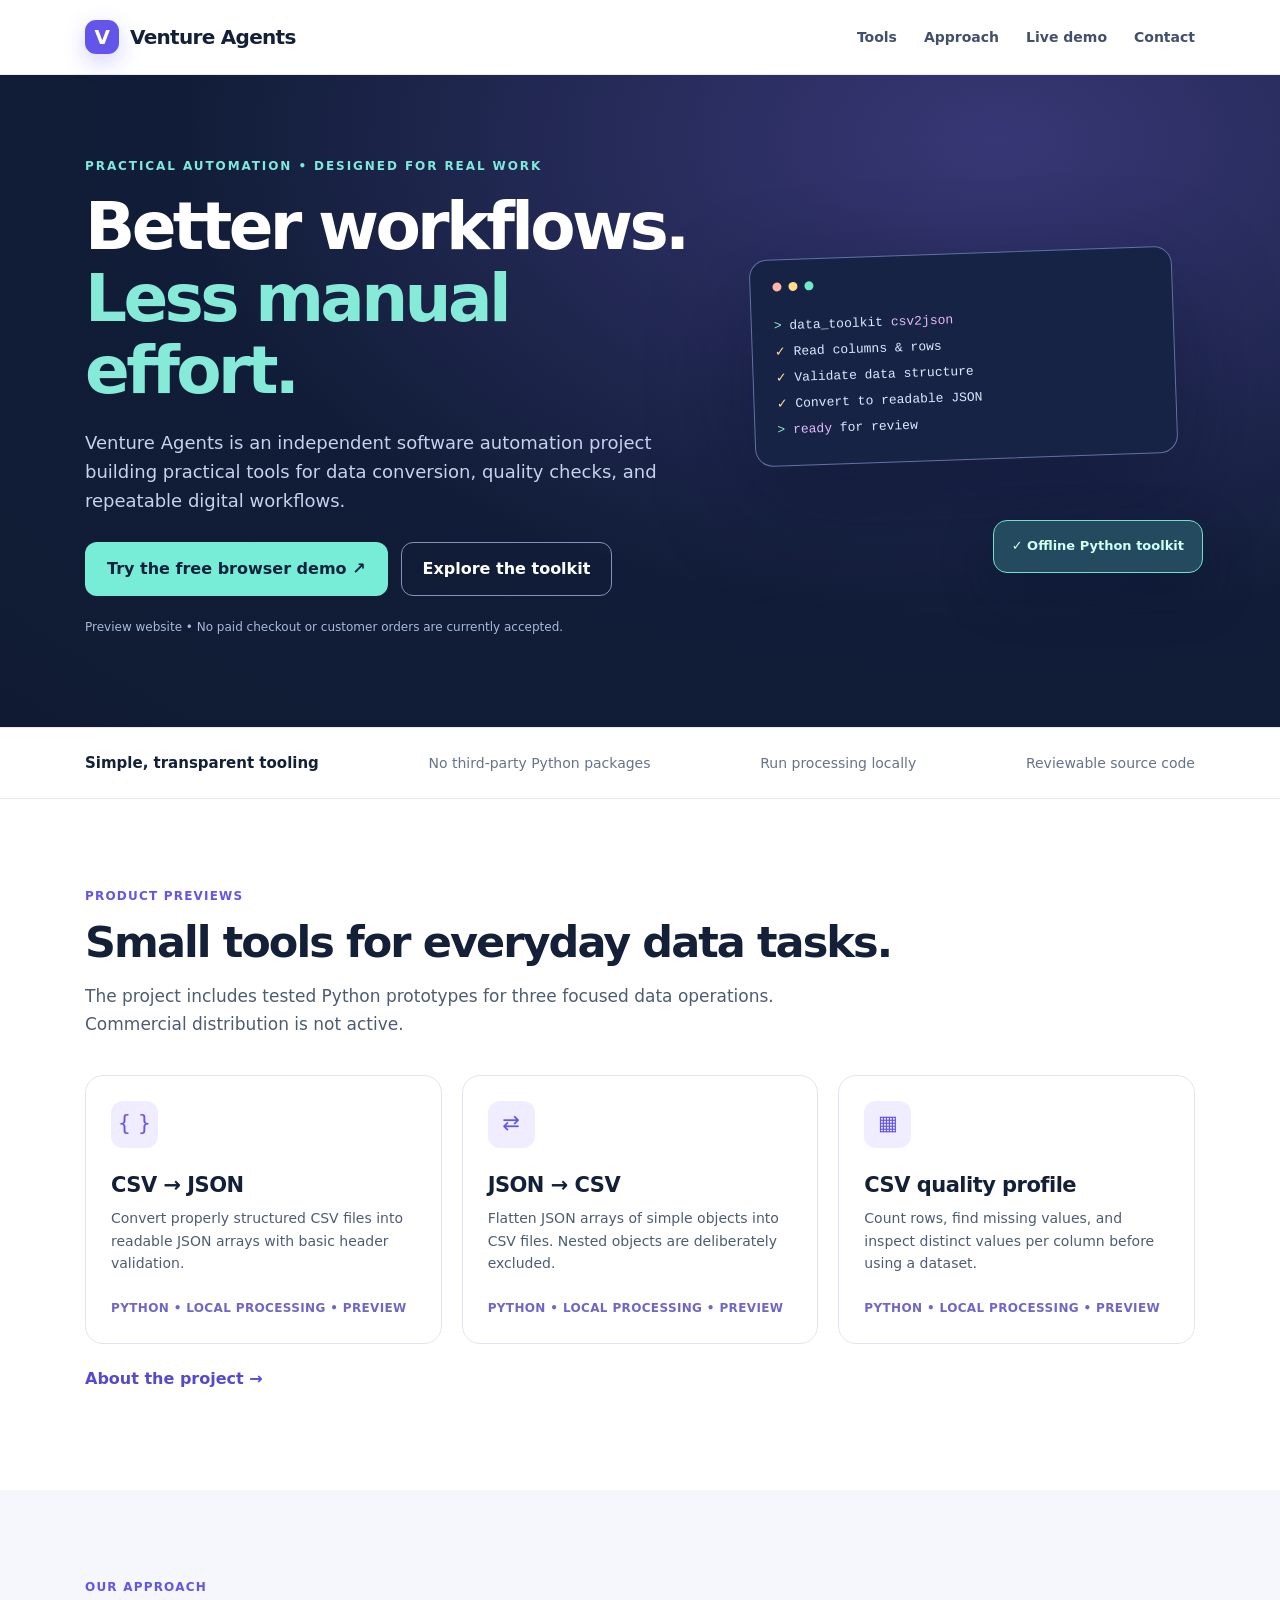
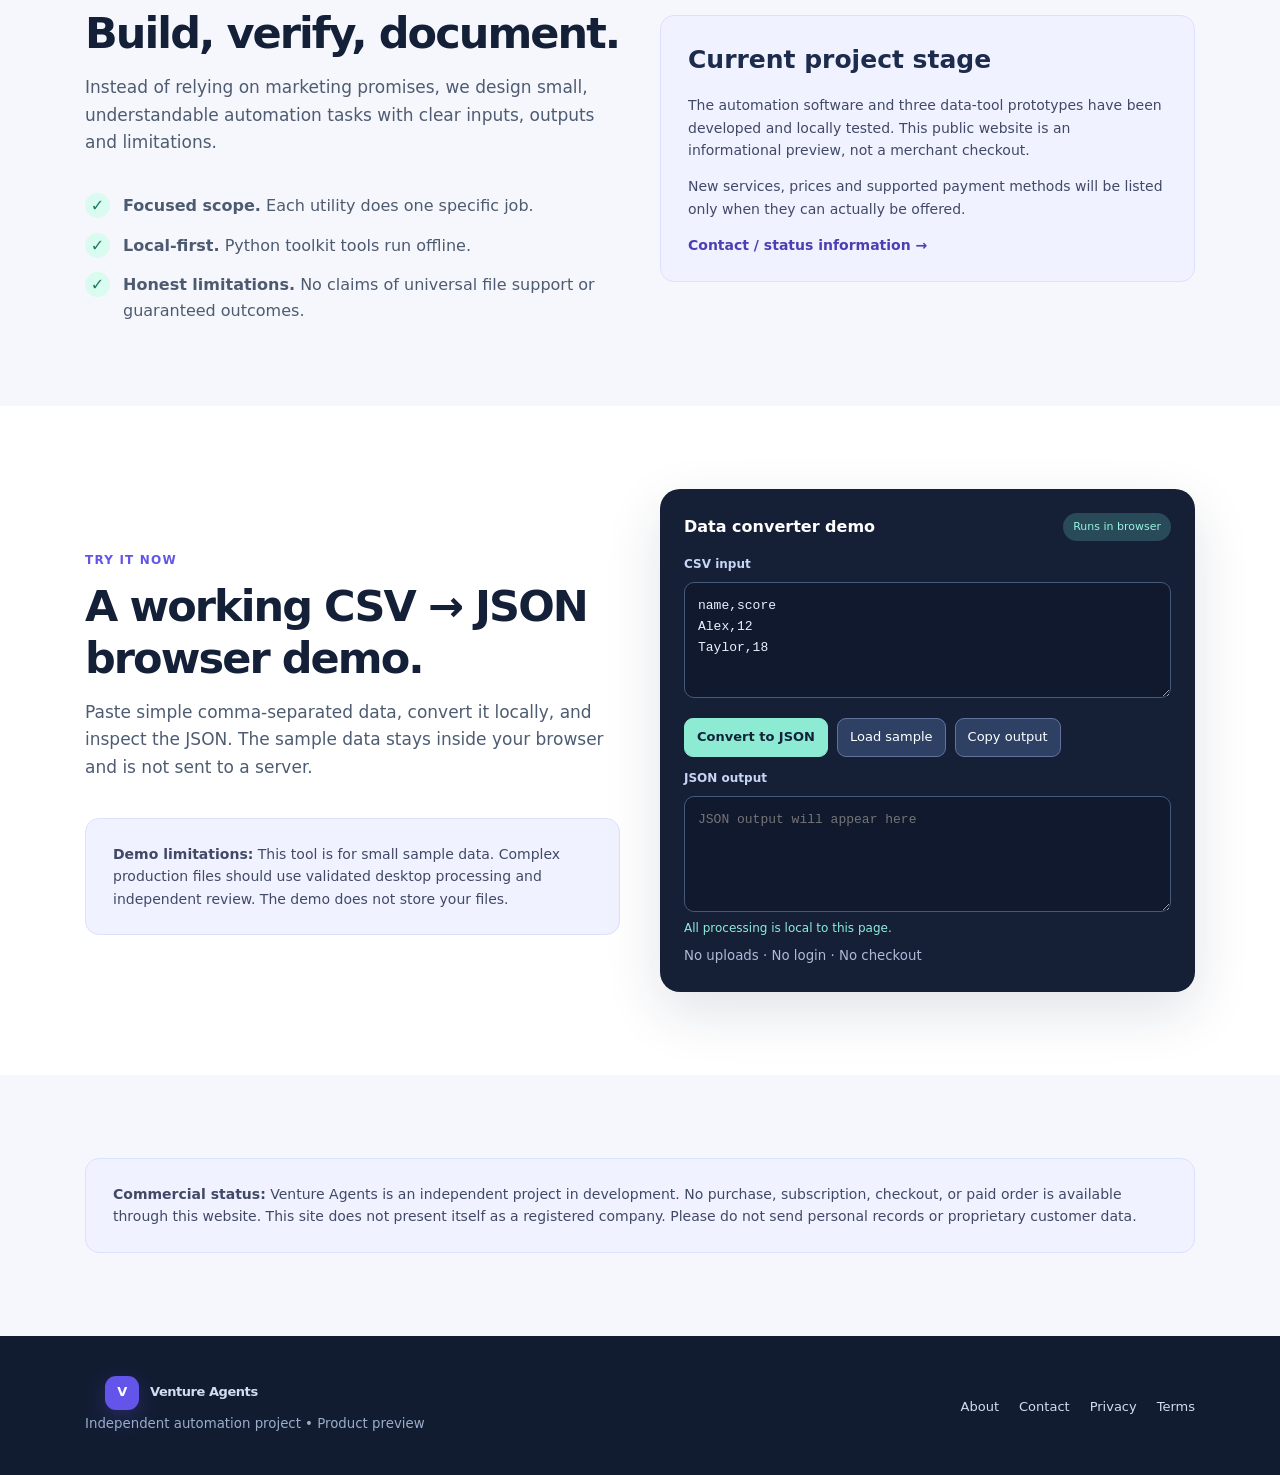
<file: index.html>
<!doctype html><html lang="en"><head><meta charset="UTF-8"><meta name="viewport" content="width=device-width, initial-scale=1"><meta name="description" content="Independent automation project. Explore offline CSV/JSON tools and try a free browser-based converter demo."><meta name="theme-color" content="#142038"><meta name="robots" content="index,follow"><link rel="icon" href="./favicon.svg" type="image/svg+xml"><link rel="stylesheet" href="./style.css"><title>Practical automation and data tools | Venture Agents</title></head><body><header class="nav"><div class="container nav-in"><a class="brand" href="./index.html" aria-label="Venture Agents home"><span class="logo">V</span> Venture Agents</a><nav class="nav-links" aria-label="Main navigation"><a href="./index.html#products">Tools</a><a href="./index.html#how-it-works">Approach</a><a href="./index.html#demo">Live demo</a><a href="./contact.html">Contact</a></nav></div></header><main><section class="hero"><div class="container hero-grid"><div><div class="eyebrow">Practical automation • Designed for real work</div><h1>Better workflows. <span style="color:#86ead9">Less manual effort.</span></h1><p class="lead">Venture Agents is an independent software automation project building practical tools for data conversion, quality checks, and repeatable digital workflows.</p><div class="hero-actions"><a class="btn btn-main" href="#demo">Try the free browser demo ↗</a><a class="btn btn-outline" href="#products">Explore the toolkit</a></div><p class="hero-note">Preview website • No paid checkout or customer orders are currently accepted.</p></div><div class="illustration" aria-hidden="true"><div class="window"><div class="dots"><i></i><i></i><i></i></div><div class="code"><span class="a">&gt;</span> data_toolkit <span class="b">csv2json</span><br><span class="c">✓</span> Read columns &amp; rows<br><span class="c">✓</span> Validate data structure<br><span class="c">✓</span> Convert to readable JSON<br><span class="a">&gt;</span> <span class="b">ready</span> for review</div></div><div class="floating">✓ Offline Python toolkit</div></div></div></section>
<section class="strip"><div class="container"><strong>Simple, transparent tooling</strong><span>No third-party Python packages</span><span>Run processing locally</span><span>Reviewable source code</span></div></section>
<section class="section" id="products"><div class="container"><span class="tag">Product previews</span><h2>Small tools for everyday data tasks.</h2><p class="section-intro">The project includes tested Python prototypes for three focused data operations. Commercial distribution is not active.</p><div class="cards"><article class="card"><span class="symbol" aria-hidden="true">{ }</span><h3>CSV → JSON</h3><p>Convert properly structured CSV files into readable JSON arrays with basic header validation.</p><span class="pill">PYTHON • LOCAL PROCESSING • PREVIEW</span></article><article class="card"><span class="symbol" aria-hidden="true">⇄</span><h3>JSON → CSV</h3><p>Flatten JSON arrays of simple objects into CSV files. Nested objects are deliberately excluded.</p><span class="pill">PYTHON • LOCAL PROCESSING • PREVIEW</span></article><article class="card"><span class="symbol" aria-hidden="true">▦</span><h3>CSV quality profile</h3><p>Count rows, find missing values, and inspect distinct values per column before using a dataset.</p><span class="pill">PYTHON • LOCAL PROCESSING • PREVIEW</span></article></div><p class="products-extra"><a class="info-link" href="./about.html">About the project →</a></p></div></section>
<section class="section soft" id="how-it-works"><div class="container split"><div><span class="tag">Our approach</span><h2>Build, verify, document.</h2><p class="section-intro">Instead of relying on marketing promises, we design small, understandable automation tasks with clear inputs, outputs and limitations.</p><div class="feature-list"><div class="feature"><span class="tick">✓</span><div><strong>Focused scope.</strong> Each utility does one specific job.</div></div><div class="feature"><span class="tick">✓</span><div><strong>Local-first.</strong> Python toolkit tools run offline.</div></div><div class="feature"><span class="tick">✓</span><div><strong>Honest limitations.</strong> No claims of universal file support or guaranteed outcomes.</div></div></div></div><div class="notice"><h3 style="font-size:25px;margin:0 0 12px;color:#1d2b4c">Current project stage</h3><p>The automation software and three data-tool prototypes have been developed and locally tested. This public website is an informational preview, not a merchant checkout.</p><p>New services, prices and supported payment methods will be listed only when they can actually be offered.</p><a class="info-link" href="./contact.html">Contact / status information →</a></div></div></section>
<section class="section" id="demo"><div class="container split"><div><span class="tag">Try it now</span><h2>A working CSV → JSON browser demo.</h2><p class="section-intro">Paste simple comma-separated data, convert it locally, and inspect the JSON. The sample data stays inside your browser and is not sent to a server.</p><div class="notice"><strong>Demo limitations:</strong> This tool is for small sample data. Complex production files should use validated desktop processing and independent review. The demo does not store your files.</div></div><div class="demo"><div class="demo-head"><span class="demo-title">Data converter demo</span><span class="demo-tag">Runs in browser</span></div><label for="csvInput">CSV input</label><textarea id="csvInput" spellcheck="false" placeholder="name,score
Alex,12
Taylor,18">name,score
Alex,12
Taylor,18</textarea><div class="demo-controls"><button type="button" id="convert" class="btn-sm primary">Convert to JSON</button><button type="button" id="reset" class="btn-sm">Load sample</button><button type="button" id="copy" class="btn-sm">Copy output</button></div><label for="jsonOutput">JSON output</label><textarea id="jsonOutput" spellcheck="false" readonly placeholder="JSON output will appear here"></textarea><div id="status" class="status" role="status" aria-live="polite">All processing is local to this page.</div><small>No uploads · No login · No checkout</small></div></div></section>
<section class="section soft"><div class="container"><div class="notice"><strong>Commercial status:</strong> Venture Agents is an independent project in development. No purchase, subscription, checkout, or paid order is available through this website. This site does not present itself as a registered company. Please do not send personal records or proprietary customer data.</div></div></section></main><script src="./demo.js" defer></script><footer class="foot"><div class="container foot-grid"><div><a class="brand" href="./index.html"><span class="logo">V</span> Venture Agents</a><small>Independent automation project • Product preview</small></div><div><a href="./about.html">About</a><a href="./contact.html">Contact</a><a href="./privacy.html">Privacy</a><a href="./terms.html">Terms</a></div></div></footer></body></html>
</file>
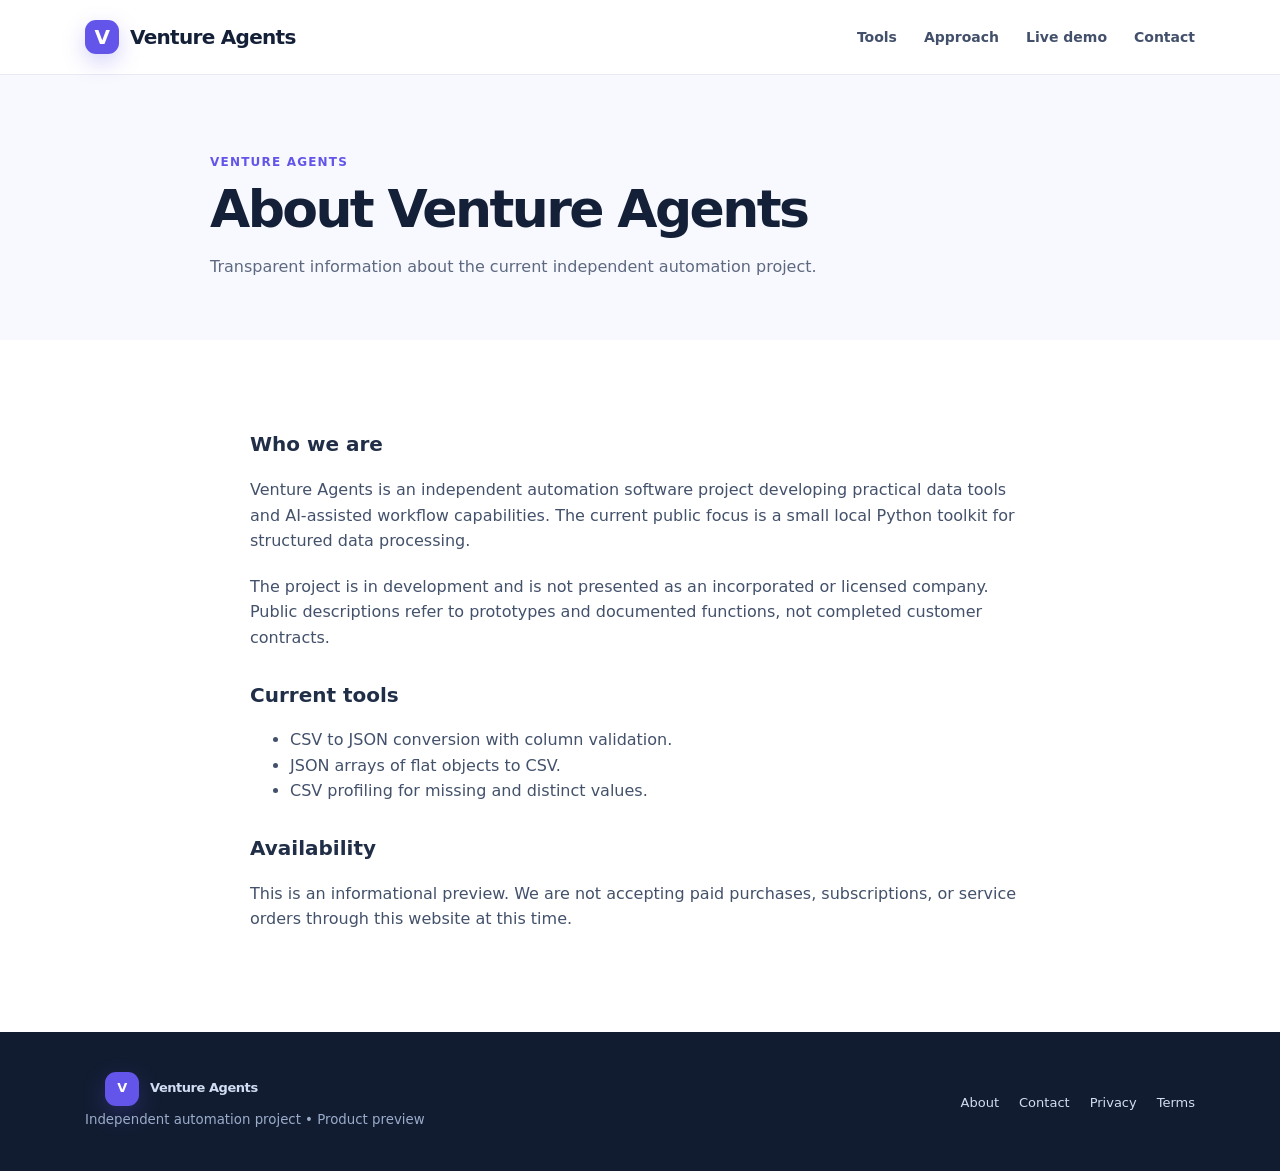
<file: about.html>
<!doctype html><html lang="en"><head><meta charset="UTF-8"><meta name="viewport" content="width=device-width, initial-scale=1"><meta name="description" content="Venture Agents: About Venture Agents"><meta name="theme-color" content="#142038"><meta name="robots" content="index,follow"><link rel="icon" href="./favicon.svg" type="image/svg+xml"><link rel="stylesheet" href="./style.css"><title>About Venture Agents | Venture Agents</title></head><body><header class="nav"><div class="container nav-in"><a class="brand" href="./index.html" aria-label="Venture Agents home"><span class="logo">V</span> Venture Agents</a><nav class="nav-links" aria-label="Main navigation"><a href="./index.html#products">Tools</a><a href="./index.html#how-it-works">Approach</a><a href="./index.html#demo">Live demo</a><a href="./contact.html">Contact</a></nav></div></header><main><section class="page-heading"><div class="container inner"><span class="tag">Venture Agents</span><h1>About Venture Agents</h1><p>Transparent information about the current independent automation project.</p></div></section><div class="container"><div class="prose"><h2>Who we are</h2><p>Venture Agents is an independent automation software project developing practical data tools and AI-assisted workflow capabilities. The current public focus is a small local Python toolkit for structured data processing.</p><p>The project is in development and is not presented as an incorporated or licensed company. Public descriptions refer to prototypes and documented functions, not completed customer contracts.</p><h2>Current tools</h2><ul><li>CSV to JSON conversion with column validation.</li><li>JSON arrays of flat objects to CSV.</li><li>CSV profiling for missing and distinct values.</li></ul><h2>Availability</h2><p>This is an informational preview. We are not accepting paid purchases, subscriptions, or service orders through this website at this time.</p></div></div></main><footer class="foot"><div class="container foot-grid"><div><a class="brand" href="./index.html"><span class="logo">V</span> Venture Agents</a><small>Independent automation project • Product preview</small></div><div><a href="./about.html">About</a><a href="./contact.html">Contact</a><a href="./privacy.html">Privacy</a><a href="./terms.html">Terms</a></div></div></footer></body></html>
</file>
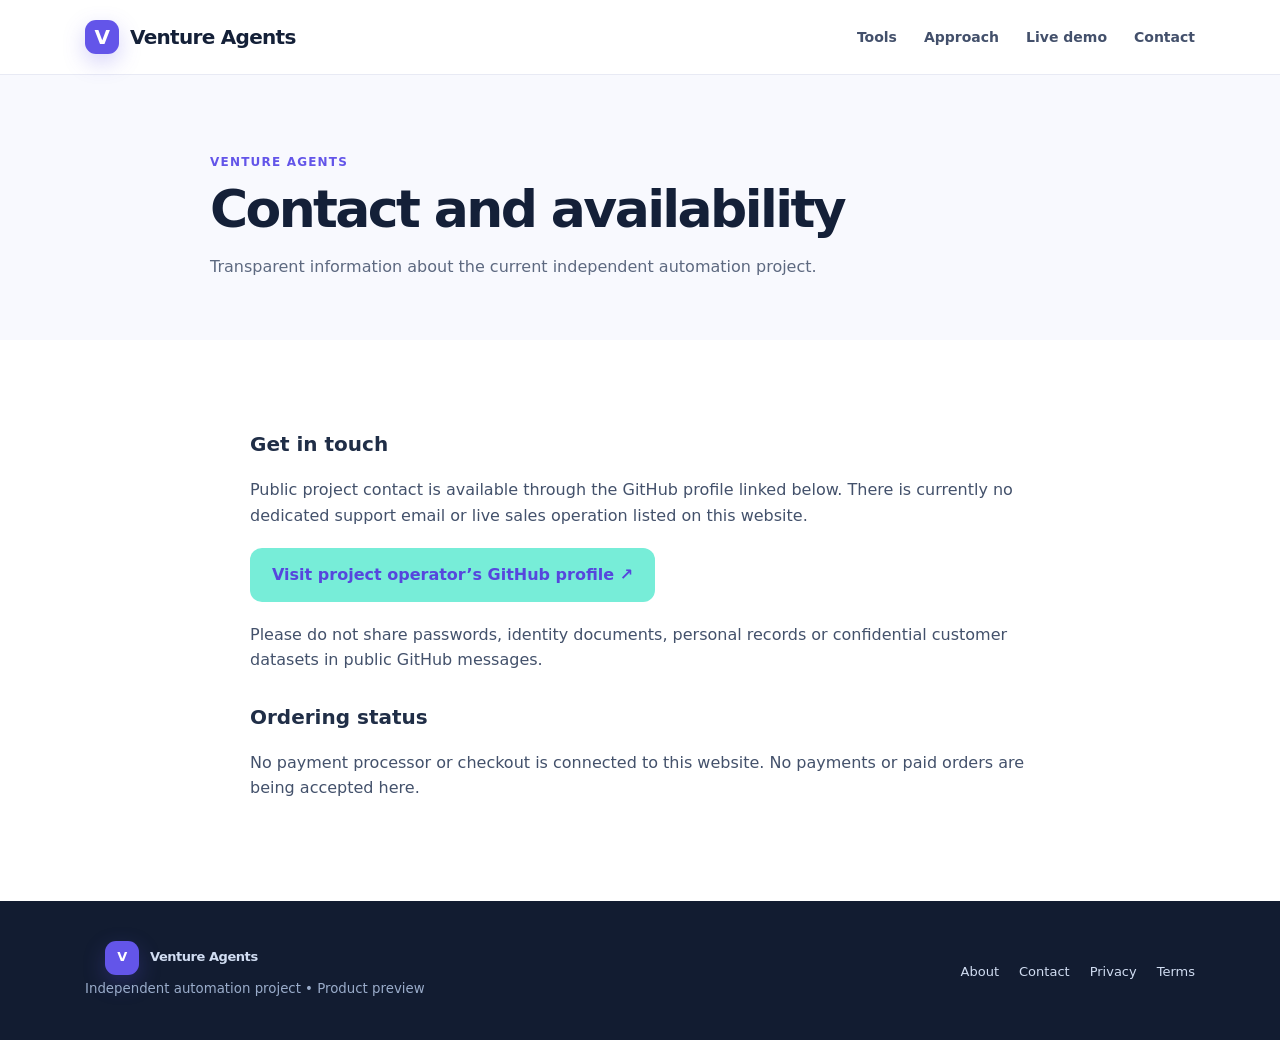
<file: contact.html>
<!doctype html><html lang="en"><head><meta charset="UTF-8"><meta name="viewport" content="width=device-width, initial-scale=1"><meta name="description" content="Venture Agents: Contact and availability"><meta name="theme-color" content="#142038"><meta name="robots" content="index,follow"><link rel="icon" href="./favicon.svg" type="image/svg+xml"><link rel="stylesheet" href="./style.css"><title>Contact and availability | Venture Agents</title></head><body><header class="nav"><div class="container nav-in"><a class="brand" href="./index.html" aria-label="Venture Agents home"><span class="logo">V</span> Venture Agents</a><nav class="nav-links" aria-label="Main navigation"><a href="./index.html#products">Tools</a><a href="./index.html#how-it-works">Approach</a><a href="./index.html#demo">Live demo</a><a href="./contact.html">Contact</a></nav></div></header><main><section class="page-heading"><div class="container inner"><span class="tag">Venture Agents</span><h1>Contact and availability</h1><p>Transparent information about the current independent automation project.</p></div></section><div class="container"><div class="prose"><h2>Get in touch</h2><p>Public project contact is available through the GitHub profile linked below. There is currently no dedicated support email or live sales operation listed on this website.</p><p><a class="btn btn-main" href="https://github.com/KinanDamrgi" target="_blank" rel="noopener noreferrer">Visit project operator’s GitHub profile ↗</a></p><p>Please do not share passwords, identity documents, personal records or confidential customer datasets in public GitHub messages.</p><h2>Ordering status</h2><p>No payment processor or checkout is connected to this website. No payments or paid orders are being accepted here.</p></div></div></main><footer class="foot"><div class="container foot-grid"><div><a class="brand" href="./index.html"><span class="logo">V</span> Venture Agents</a><small>Independent automation project • Product preview</small></div><div><a href="./about.html">About</a><a href="./contact.html">Contact</a><a href="./privacy.html">Privacy</a><a href="./terms.html">Terms</a></div></div></footer></body></html>
</file>
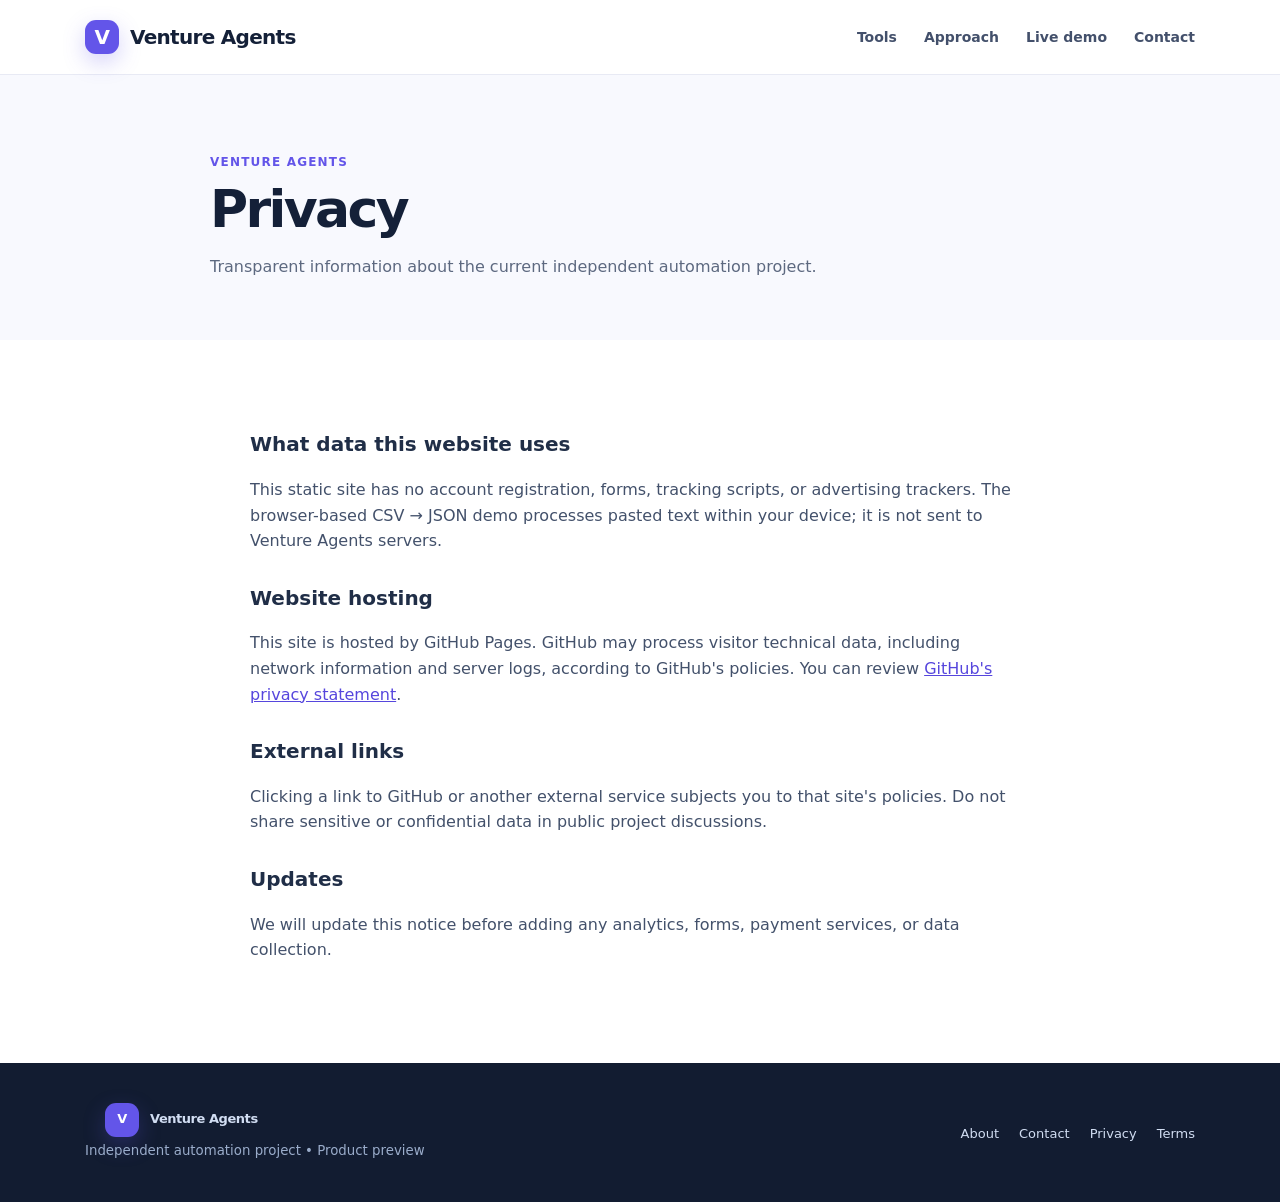
<file: privacy.html>
<!doctype html><html lang="en"><head><meta charset="UTF-8"><meta name="viewport" content="width=device-width, initial-scale=1"><meta name="description" content="Venture Agents: Privacy"><meta name="theme-color" content="#142038"><meta name="robots" content="index,follow"><link rel="icon" href="./favicon.svg" type="image/svg+xml"><link rel="stylesheet" href="./style.css"><title>Privacy | Venture Agents</title></head><body><header class="nav"><div class="container nav-in"><a class="brand" href="./index.html" aria-label="Venture Agents home"><span class="logo">V</span> Venture Agents</a><nav class="nav-links" aria-label="Main navigation"><a href="./index.html#products">Tools</a><a href="./index.html#how-it-works">Approach</a><a href="./index.html#demo">Live demo</a><a href="./contact.html">Contact</a></nav></div></header><main><section class="page-heading"><div class="container inner"><span class="tag">Venture Agents</span><h1>Privacy</h1><p>Transparent information about the current independent automation project.</p></div></section><div class="container"><div class="prose"><h2>What data this website uses</h2><p>This static site has no account registration, forms, tracking scripts, or advertising trackers. The browser-based CSV → JSON demo processes pasted text within your device; it is not sent to Venture Agents servers.</p><h2>Website hosting</h2><p>This site is hosted by GitHub Pages. GitHub may process visitor technical data, including network information and server logs, according to GitHub's policies. You can review <a href="https://docs.github.com/en/site-policy/privacy-policies/github-general-privacy-statement" target="_blank" rel="noopener noreferrer">GitHub's privacy statement</a>.</p><h2>External links</h2><p>Clicking a link to GitHub or another external service subjects you to that site's policies. Do not share sensitive or confidential data in public project discussions.</p><h2>Updates</h2><p>We will update this notice before adding any analytics, forms, payment services, or data collection.</p></div></div></main><footer class="foot"><div class="container foot-grid"><div><a class="brand" href="./index.html"><span class="logo">V</span> Venture Agents</a><small>Independent automation project • Product preview</small></div><div><a href="./about.html">About</a><a href="./contact.html">Contact</a><a href="./privacy.html">Privacy</a><a href="./terms.html">Terms</a></div></div></footer></body></html>
</file>
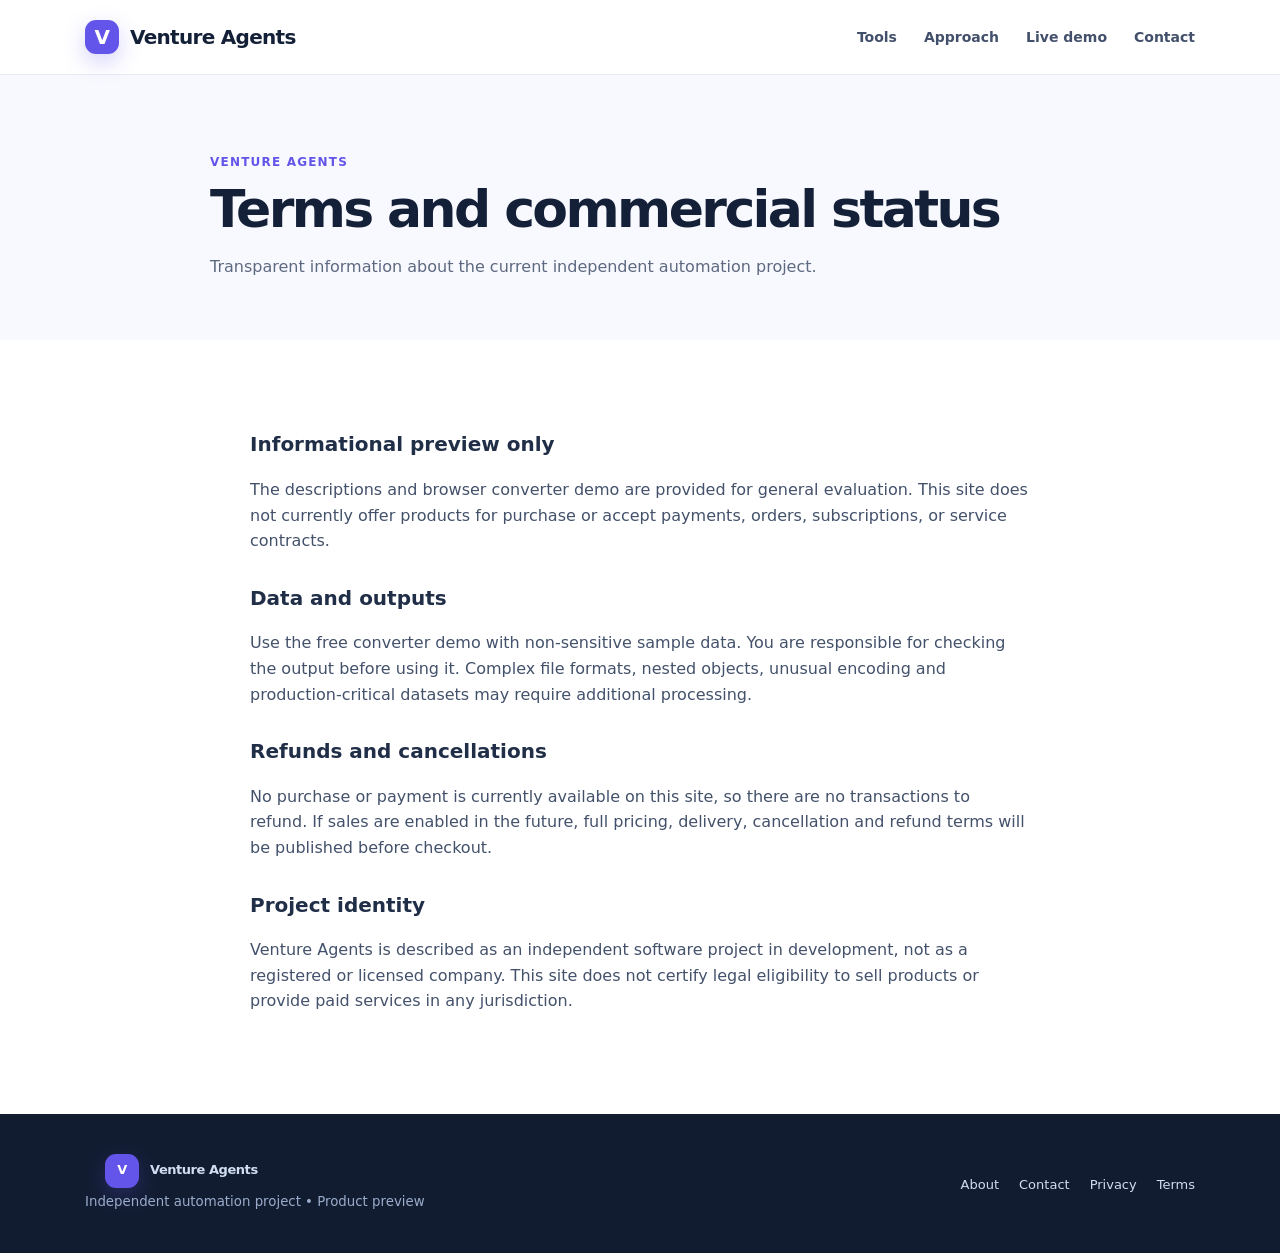
<file: terms.html>
<!doctype html><html lang="en"><head><meta charset="UTF-8"><meta name="viewport" content="width=device-width, initial-scale=1"><meta name="description" content="Venture Agents: Terms and commercial status"><meta name="theme-color" content="#142038"><meta name="robots" content="index,follow"><link rel="icon" href="./favicon.svg" type="image/svg+xml"><link rel="stylesheet" href="./style.css"><title>Terms and commercial status | Venture Agents</title></head><body><header class="nav"><div class="container nav-in"><a class="brand" href="./index.html" aria-label="Venture Agents home"><span class="logo">V</span> Venture Agents</a><nav class="nav-links" aria-label="Main navigation"><a href="./index.html#products">Tools</a><a href="./index.html#how-it-works">Approach</a><a href="./index.html#demo">Live demo</a><a href="./contact.html">Contact</a></nav></div></header><main><section class="page-heading"><div class="container inner"><span class="tag">Venture Agents</span><h1>Terms and commercial status</h1><p>Transparent information about the current independent automation project.</p></div></section><div class="container"><div class="prose"><h2>Informational preview only</h2><p>The descriptions and browser converter demo are provided for general evaluation. This site does not currently offer products for purchase or accept payments, orders, subscriptions, or service contracts.</p><h2>Data and outputs</h2><p>Use the free converter demo with non-sensitive sample data. You are responsible for checking the output before using it. Complex file formats, nested objects, unusual encoding and production-critical datasets may require additional processing.</p><h2>Refunds and cancellations</h2><p>No purchase or payment is currently available on this site, so there are no transactions to refund. If sales are enabled in the future, full pricing, delivery, cancellation and refund terms will be published before checkout.</p><h2>Project identity</h2><p>Venture Agents is described as an independent software project in development, not as a registered or licensed company. This site does not certify legal eligibility to sell products or provide paid services in any jurisdiction.</p></div></div></main><footer class="foot"><div class="container foot-grid"><div><a class="brand" href="./index.html"><span class="logo">V</span> Venture Agents</a><small>Independent automation project • Product preview</small></div><div><a href="./about.html">About</a><a href="./contact.html">Contact</a><a href="./privacy.html">Privacy</a><a href="./terms.html">Terms</a></div></div></footer></body></html>
</file>
<file: style.css>
:root{--ink:#142038;--mid:#4e5c72;--primary:#6355e9;--line:#dfe5f0;--soft:#f6f7fc;--cyan:#33d9bf;--white:#fff;--violet:#a597ff}
*{box-sizing:border-box}html{scroll-behavior:smooth}body{margin:0;color:var(--ink);font:16px/1.6 system-ui,-apple-system,Segoe UI,Arial,sans-serif;background:var(--white)}a{color:inherit}button,input,textarea{font:inherit}button{cursor:pointer}.container{width:min(1110px,calc(100% - 40px));margin:auto}.nav{border-bottom:1px solid #e8eaf4;background:#ffffffeb;position:sticky;top:0;z-index:3;backdrop-filter:blur(16px)}.nav-in{display:flex;align-items:center;justify-content:space-between;min-height:74px;gap:20px}.brand{display:flex;align-items:center;gap:11px;font-weight:800;letter-spacing:-.035em;font-size:20px;text-decoration:none}.logo{width:34px;height:34px;background:#6355e9;border-radius:11px;display:grid;place-items:center;color:#fff;font-weight:900;box-shadow:0 8px 22px #6355e944}.nav-links{display:flex;gap:27px;align-items:center}.nav-links a{font-size:14px;text-decoration:none;color:#43506b;font-weight:650}.nav-links a:hover{color:#6355e9}.hero{background:radial-gradient(ellipse at 78% 10%,#383776 0%,#111d38 58%,#101b33 100%);color:white;overflow:hidden}.hero-grid{display:grid;grid-template-columns:1.13fr .87fr;gap:45px;align-items:center;min-height:550px;padding-top:82px;padding-bottom:78px}.eyebrow{font-size:12px;letter-spacing:.16em;font-weight:780;text-transform:uppercase;color:#7fe9dc}.hero h1{font-size:clamp(40px,5.3vw,66px);line-height:1.09;letter-spacing:-.055em;margin:15px 0 22px;max-width:720px}.hero .lead{color:#c6d1ed;font-size:18px;max-width:620px;margin:0 0 27px}.btn{display:inline-flex;align-items:center;justify-content:center;text-decoration:none;border-radius:12px;padding:13px 21px;font-weight:780;border:1px solid transparent;transition:transform .16s,background .16s}.btn:hover{transform:translateY(-2px)}.btn-main{background:#77edd8;color:#10233b}.btn-outline{border-color:#8193b6;color:#fff;background:transparent}.hero-actions{display:flex;gap:13px;flex-wrap:wrap}.hero-note{color:#a8b9da;font-size:12px;margin-top:22px}.illustration{position:relative;padding:20px;min-height:340px}.window{border-radius:18px;border:1px solid #6270a4;background:#162344;box-shadow:0 36px 100px #080e2869;padding:22px;transform:rotate(-2deg)}.dots{display:flex;gap:7px;margin-bottom:22px}.dots i{width:9px;height:9px;background:#ffb6a8;border-radius:50%}.dots i:nth-child(2){background:#ffdb8b}.dots i:nth-child(3){background:#71eac8}.code{font-family:ui-monospace,SFMono-Regular,Consolas,monospace;font-size:13px;color:#dee8ff;line-height:2;white-space:nowrap;overflow:hidden}.code .a{color:#8dedcd}.code .b{color:#e3baff}.code .c{color:#ffdc9f}.floating{position:absolute;bottom:0;right:-8px;border:1px solid #77dcc9;color:#d0fff3;background:#234a5f;box-shadow:0 19px 50px #07162d69;padding:15px 18px;border-radius:14px;font-weight:730;font-size:13px}.section{padding:83px 0}.section.soft{background:var(--soft)}.tag{font-weight:790;color:#6355e9;letter-spacing:.1em;font-size:12px;text-transform:uppercase}.section h2{font-size:clamp(31px,4vw,43px);line-height:1.2;letter-spacing:-.045em;margin:9px 0 15px}.section-intro{font-size:17px;color:var(--mid);max-width:720px;margin:0 0 37px}.cards{display:grid;grid-template-columns:repeat(3,1fr);gap:20px}.card{border:1px solid var(--line);border-radius:18px;background:white;padding:25px;display:flex;flex-direction:column;min-height:225px}.card .symbol{background:#efedff;color:#6255e9;width:47px;height:47px;border-radius:12px;display:grid;place-items:center;font-size:21px}.card h3{margin:21px 0 5px;letter-spacing:-.025em;font-size:21px}.card p{color:var(--mid);font-size:14px;margin:0}.pill{margin-top:auto;padding-top:24px;color:#6f67c7;font-size:12px;font-weight:790;letter-spacing:.03em}.split{display:grid;grid-template-columns:1fr 1fr;gap:40px;align-items:center}.feature-list{display:grid;gap:14px}.feature{display:flex;gap:13px;align-items:flex-start;color:#4d5b71}.tick{background:#d9fbf0;color:#197b65;font-weight:800;width:25px;height:25px;min-width:25px;text-align:center;line-height:25px;border-radius:50%}.demo{background:#151f36;color:#dae4ff;border-radius:20px;padding:24px;box-shadow:0 20px 55px #15254221}.demo-head{display:flex;justify-content:space-between;gap:10px;align-items:center;margin-bottom:14px}.demo-title{font-weight:780;color:#fff}.demo-tag{font-size:11px;background:#294a59;color:#98f4df;border-radius:20px;padding:5px 10px}.demo label{font-size:12px;color:#c6d5f5;font-weight:780;display:block;margin-bottom:8px}.demo textarea{width:100%;min-height:116px;border:1px solid #465a77;border-radius:10px;background:#10192e;color:#eaf1ff;padding:13px;font-family:ui-monospace,Consolas,monospace;font-size:13px;resize:vertical}.demo-controls{display:flex;gap:9px;flex-wrap:wrap;margin:12px 0}.btn-sm{padding:8px 12px;border-radius:9px;border:1px solid #61739b;background:#2e4164;color:white;font-size:13px}.btn-sm.primary{background:#8debd4;color:#142238;border-color:#8debd4;font-weight:800}.demo small{color:#aebbd5}.demo .status{min-height:23px;font-size:12px;color:#8decda}.strip{border-top:1px solid #e4e9f4;border-bottom:1px solid #e4e9f4;padding:23px 0;background:#fff}.strip .container{display:flex;gap:24px;justify-content:space-between;align-items:center;flex-wrap:wrap}.strip strong{font-weight:730;font-size:15px}.strip span{color:#66738a;font-size:14px}.notice{background:#f0f2ff;padding:24px 27px;border:1px solid #dbe0ff;border-radius:14px;color:#414967;font-size:14px}.foot{background:#121c31;color:#d1ddf2;padding:40px 0}.foot-grid{display:flex;align-items:center;justify-content:space-between;gap:24px;flex-wrap:wrap}.foot a{color:#d1ddf2;text-decoration:none;margin-left:20px;font-size:13px}.foot small{color:#9aacca}.page-heading{padding:73px 0 45px;background:#f8f9fe}.page-heading h1{font-size:clamp(34px,5vw,52px);margin:7px 0 12px;letter-spacing:-.05em;line-height:1.1}.page-heading p{color:#5d6980;max-width:720px}.prose{max-width:780px;margin:auto;padding:60px 0 80px;color:#43516b}.prose h2{font-size:20px;margin-top:28px;color:#202e47}.prose a{color:#5646dd}.prose p{margin:12px 0 20px}.prose ul{margin:15px 0 24px}.notice a{color:#4b3fb3}.inner{max-width:860px}.products-extra{margin-top:22px}.info-link{color:#5549d2;font-weight:740;text-decoration:none}.info-link:hover{text-decoration:underline}
@media(max-width:820px){.hero-grid,.split{grid-template-columns:1fr}.hero-grid{padding-top:54px}.illustration{min-height:280px;max-width:550px}.cards{grid-template-columns:1fr 1fr}.nav-links{gap:14px}.nav-links a{font-size:12px}}
@media(max-width:600px){.cards{grid-template-columns:1fr}.nav-links a:nth-child(2){display:none}.illustration{padding:0;min-height:270px}.window{transform:none}.floating{right:0;bottom:-10px}.foot a{margin:0 14px 0 0}.hero-grid{gap:22px}.section{padding:60px 0}}
</file>
